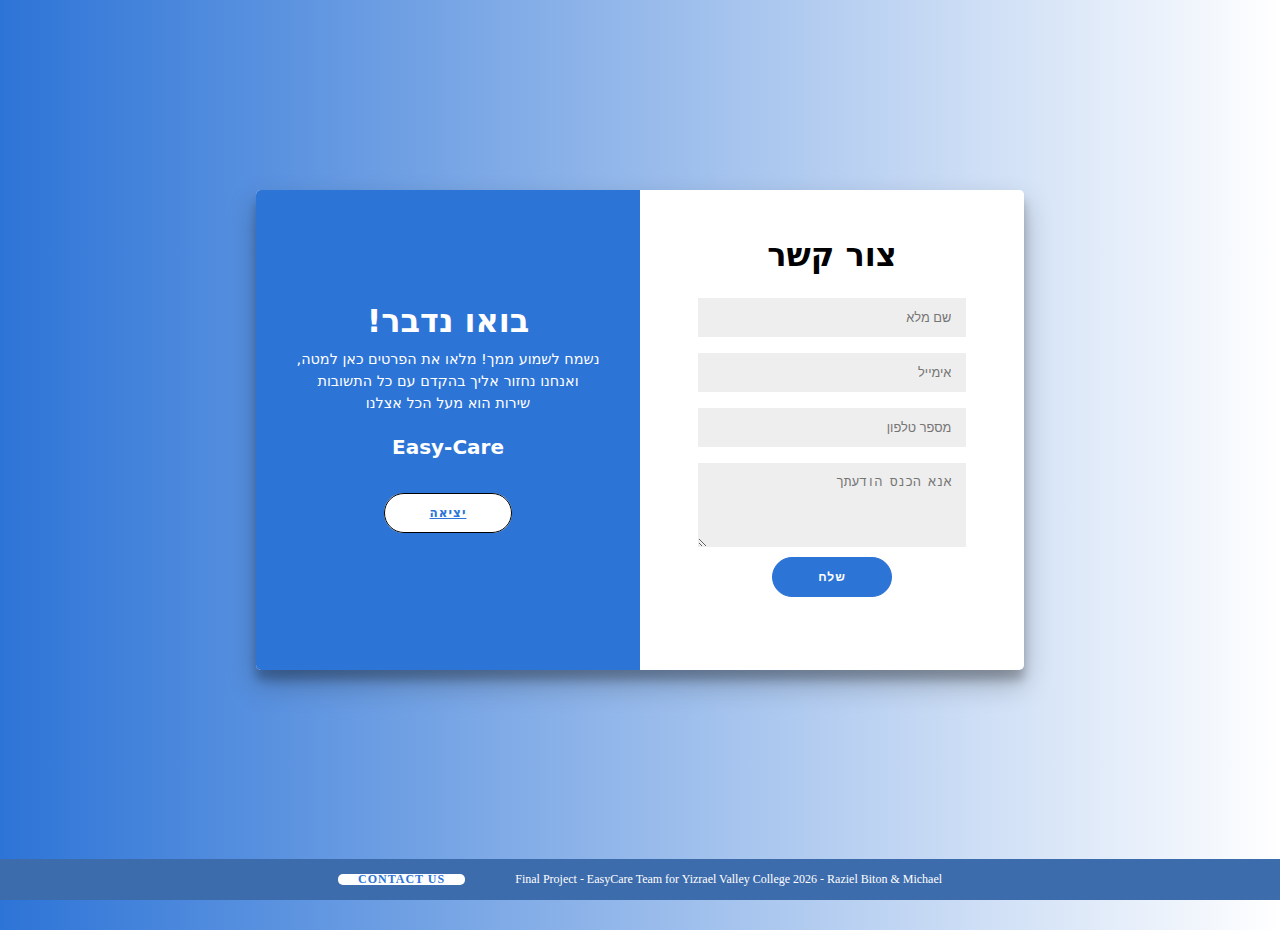
<file: contact.html>
<!DOCTYPE html>
<html lang="en">

<head>
  <meta charset="UTF-8">
  <meta name="viewport" content="width=device-width, initial-scale=1.0">
  <link rel="stylesheet" href="css/contact.css" />
  <link rel="stylesheet" href="css/global_footer.css" />

  <title>Contact</title>
</head>

<body>
  <div class="container">
    <div class="form-container">
      <div class="left-container">
        <div class="left-inner-container">
          <h2>!בואו נדבר</h2>
          <p>נשמח לשמוע ממך! מלאו את הפרטים כאן למטה, ואנחנו נחזור אליך בהקדם עם כל התשובות</p>
          <p>שירות הוא מעל הכל אצלנו</p>
          <br>
          <h1>Easy-Care</h1>
          <br>
          <br>
          <a class="btn_home" href="index.html">יציאה</a>
        </div>
      </div>
      <div class="right-container">
        <div class="right-inner-container">
          <form action="#">
            <h2 class="lg-view">צור קשר</h2>
            <h2 class="sm-view">צור קשר</h2>

            <input type="text" placeholder="שם מלא" />
            <input type="email" placeholder="אימייל" />
            <input type="phone" placeholder="מספר טלפון" />
            <textarea rows="4" placeholder="אנא הכנס הודעתך"></textarea>
            <button>שלח</button>
            <br class="sm-view">
            <br class="sm-view">
            <a class="sm-view" class="btn_home" href="index.html">חזור לדף הבית</a>
          </form>
        </div>
      </div>
    </div>
  </div>

  <footer class="global-footer"></footer>
  <script src="js/global_footer.js"></script>
</body>

</html>
</file>
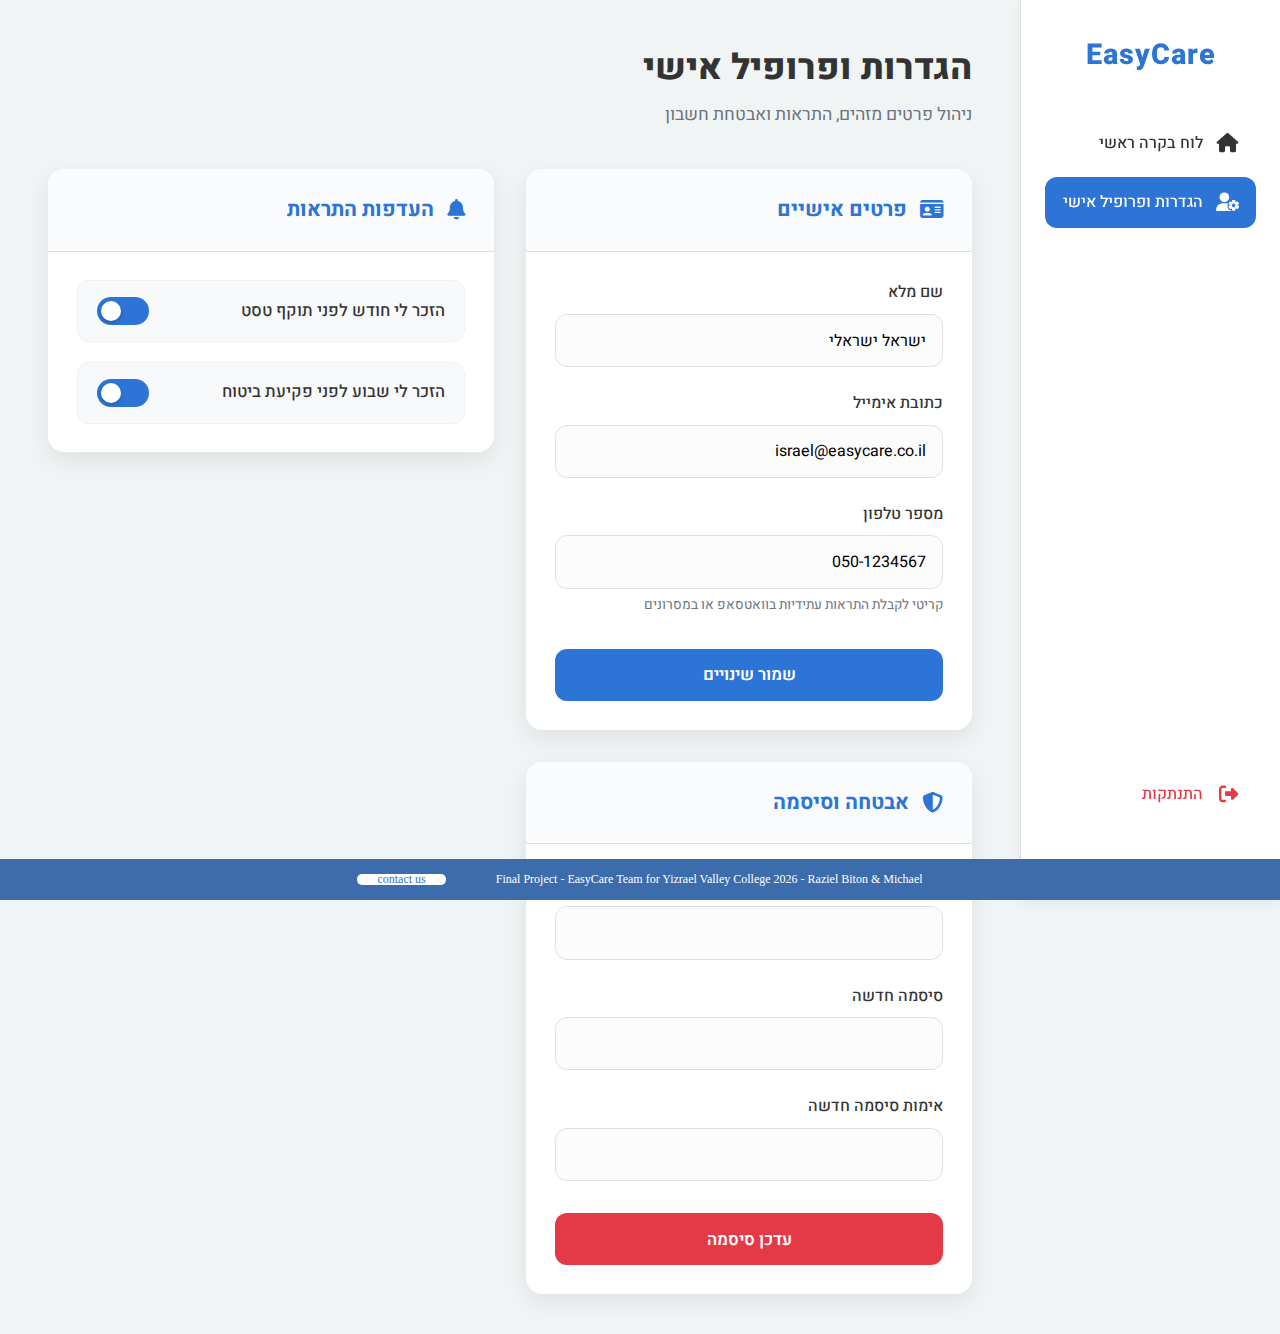
<file: profile.html>
<!DOCTYPE html>
<html lang="he" dir="rtl">

<head>
    <meta charset="UTF-8">
    <meta name="viewport" content="width=device-width, initial-scale=1.0">
    <title>הגדרות ופרופיל אישי - EasyCare</title>
    <link rel="stylesheet" href="https://cdnjs.cloudflare.com/ajax/libs/font-awesome/6.4.0/css/all.min.css">
    <link rel="stylesheet" href="css/global_footer.css?v=4">
    <link rel="stylesheet" href="css/profile.css">
</head>

<body>
    <div class="layout-container">
        <!-- Sidebar Navigation (Main Fleet Level) -->
        <aside class="sidebar">
            <div class="sidebar-header">
                <h2>EasyCare</h2>
            </div>
            <nav class="sidebar-nav">
                <a href="after_login.html" class="sidebar-item">
                    <i class="fas fa-home"></i> לוח בקרה ראשי
                </a>
                <a href="profile.html" class="sidebar-item active">
                    <i class="fas fa-user-cog"></i> הגדרות ופרופיל אישי
                </a>
                <a href="login.html" class="sidebar-item text-danger mt-auto"
                    onclick="localStorage.removeItem('userCars');">
                    <i class="fas fa-sign-out-alt"></i> התנתקות
                </a>
            </nav>
        </aside>

        <!-- Main Workspace -->
        <main class="main-content">
            <header class="page-header">
                <h1>הגדרות ופרופיל אישי</h1>
                <p>ניהול פרטים מזהים, התראות ואבטחת חשבון</p>
            </header>

            <div class="cards-grid">
                <!-- Personal Details Card -->
                <section class="card">
                    <div class="card-header">
                        <h2><i class="fas fa-id-card"></i> פרטים אישיים</h2>
                    </div>
                    <div class="card-body">
                        <form class="profile-form" onsubmit="event.preventDefault(); alert('הפרטים נשמרו בהצלחה!');">
                            <div class="form-group">
                                <label for="fullName">שם מלא</label>
                                <input type="text" id="fullName" value="ישראל ישראלי" required>
                            </div>
                            <div class="form-group">
                                <label for="email">כתובת אימייל</label>
                                <input type="email" id="email" value="israel@easycare.co.il" required>
                            </div>
                            <div class="form-group">
                                <label for="phone">מספר טלפון</label>
                                <input type="tel" id="phone" value="050-1234567" dir="ltr" style="text-align: right;"
                                    required>
                                <small class="help-text">קריטי לקבלת התראות עתידיות בוואטסאפ או במסרונים</small>
                            </div>
                            <button type="submit" class="btn btn-primary">שמור שינויים</button>
                        </form>
                    </div>
                </section>

                <!-- Notification Preferences Card -->
                <section class="card">
                    <div class="card-header">
                        <h2><i class="fas fa-bell"></i> העדפות התראות</h2>
                    </div>
                    <div class="card-body">
                        <div class="toggle-list">
                            <div class="toggle-item">
                                <div class="toggle-info">
                                    <span class="toggle-title">הזכר לי חודש לפני תוקף טסט</span>
                                </div>
                                <label class="css-toggle" aria-label="Toggle test reminder">
                                    <input type="checkbox" checked>
                                    <span class="toggle-slider"></span>
                                </label>
                            </div>
                            <div class="toggle-item">
                                <div class="toggle-info">
                                    <span class="toggle-title">הזכר לי שבוע לפני פקיעת ביטוח</span>
                                </div>
                                <label class="css-toggle" aria-label="Toggle insurance reminder">
                                    <input type="checkbox" checked>
                                    <span class="toggle-slider"></span>
                                </label>
                            </div>
                            <!-- Third toggle removed as requested -->
                        </div>
                    </div>
                </section>

                <!-- Security Card -->
                <section class="card">
                    <div class="card-header">
                        <h2><i class="fas fa-shield-alt"></i> אבטחה וסיסמה</h2>
                    </div>
                    <div class="card-body">
                        <form class="security-form" onsubmit="event.preventDefault(); alert('הסיסמה עודכנה בהצלחה!');">
                            <div class="form-group">
                                <label for="currentPassword">סיסמה נוכחית</label>
                                <input type="password" id="currentPassword" required>
                            </div>
                            <div class="form-group">
                                <label for="newPassword">סיסמה חדשה</label>
                                <input type="password" id="newPassword" required>
                            </div>
                            <div class="form-group">
                                <label for="confirmPassword">אימות סיסמה חדשה</label>
                                <input type="password" id="confirmPassword" required>
                            </div>
                            <button type="submit" class="btn btn-danger">עדכן סיסמה</button>
                        </form>
                    </div>
                </section>
            </div>
        </main>
    </div>

    <footer class="global-footer"></footer>

    <script src="js/global_footer.js"></script>
</body>

</html>
</file>
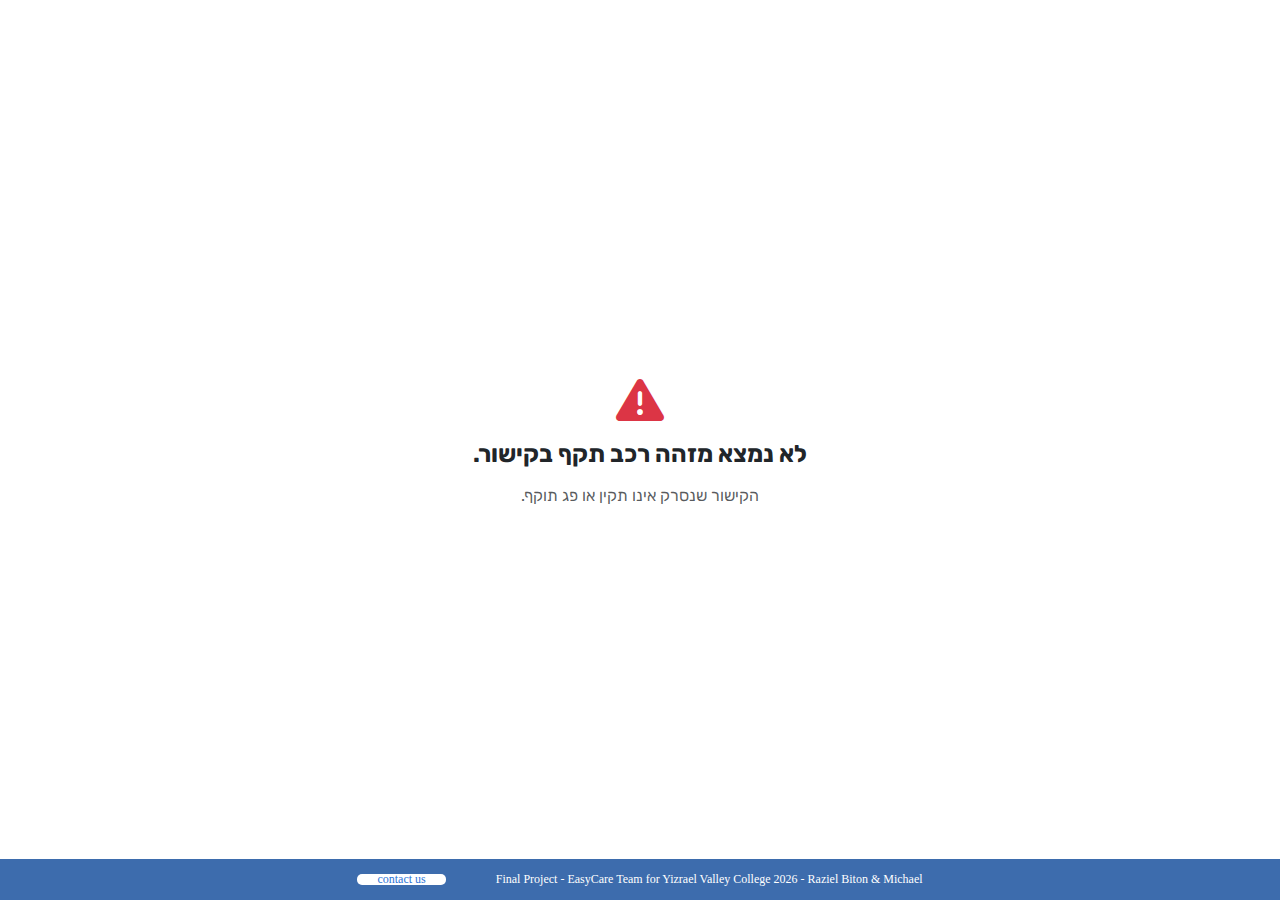
<file: public_report.html>
<!DOCTYPE html>
<html lang="he" dir="rtl">

<head>
    <meta charset="UTF-8">
    <meta name="viewport" content="width=device-width, initial-scale=1.0">
    <title>EasyCare - דוח רכב שקוף</title>
    <!-- Bootstrap CSS -->
    <link href="https://cdn.jsdelivr.net/npm/bootstrap@5.3.0/dist/css/bootstrap.min.css" rel="stylesheet">
    <!-- Font Awesome -->
    <link rel="stylesheet" href="https://cdnjs.cloudflare.com/ajax/libs/font-awesome/6.4.0/css/all.min.css">
    <!-- Google Fonts -->
    <link href="https://fonts.googleapis.com/css2?family=Rubik:wght@300;400;500;700&display=swap" rel="stylesheet">
    <link rel="stylesheet" href="css/global_footer.css">

    <style>
        body {
            font-family: 'Rubik', sans-serif;
            background-color: #f4f7f6;
            color: #2b2b2b;
        }

        .report-header {
            background: linear-gradient(135deg, #0d6efd 0%, #0a58ca 100%);
            color: white;
            padding: 4rem 1rem 3rem 1rem;
            text-align: center;
            position: relative;
            overflow: hidden;
            border-bottom-left-radius: 30px;
            border-bottom-right-radius: 30px;
            box-shadow: 0 10px 30px rgba(13, 110, 253, 0.15);
        }

        .report-header::after {
            content: '';
            position: absolute;
            top: -50px;
            right: -50px;
            width: 250px;
            height: 250px;
            background: rgba(255, 255, 255, 0.05);
            border-radius: 50%;
        }

        .car-logo-wrapper {
            width: 110px;
            height: 110px;
            background: white;
            border-radius: 50%;
            display: flex;
            align-items: center;
            justify-content: center;
            margin: 0 auto 1.5rem auto;
            box-shadow: 0 8px 16px rgba(0, 0, 0, 0.1);
            position: relative;
            z-index: 2;
            padding: 10px;
        }

        .car-logo-wrapper img {
            max-width: 100%;
            max-height: 100%;
            object-fit: contain;
        }

        .report-card {
            background: white;
            border-radius: 16px;
            padding: 2rem;
            margin-bottom: 1.5rem;
            box-shadow: 0 4px 6px rgba(0, 0, 0, 0.02), 0 1px 3px rgba(0, 0, 0, 0.05);
            border: 1px solid rgba(0, 0, 0, 0.05);
        }

        .section-title {
            color: #0d6efd;
            font-weight: 700;
            border-bottom: 2px solid #e9ecef;
            padding-bottom: 0.75rem;
            margin-bottom: 1.5rem;
            display: flex;
            align-items: center;
        }

        .section-title i {
            margin-left: 0.75rem;
            background: #e9ecef;
            color: #495057;
            width: 36px;
            height: 36px;
            display: flex;
            align-items: center;
            justify-content: center;
            border-radius: 8px;
        }

        .stat-badge {
            background: #f8f9fa;
            border: 1px solid #e9ecef;
            border-radius: 12px;
            padding: 1rem;
            text-align: center;
            height: 100%;
        }

        .stat-badge i {
            font-size: 1.5rem;
            color: #0d6efd;
            margin-bottom: 0.5rem;
        }

        .stat-value {
            font-size: 1.25rem;
            font-weight: 700;
            color: #212529;
            margin: 0;
        }

        .stat-label {
            font-size: 0.85rem;
            color: #6c757d;
            margin: 0;
            white-space: nowrap;
        }

        .timeline-item {
            position: relative;
            padding-right: 30px;
            margin-bottom: 1.5rem;
        }

        .timeline-item::before {
            content: '';
            position: absolute;
            right: 7px;
            top: 5px;
            bottom: -1.5rem;
            width: 2px;
            background-color: #dee2e6;
        }

        .timeline-item:last-child::before {
            display: none;
        }

        .timeline-dot {
            position: absolute;
            right: 0;
            top: 5px;
            width: 16px;
            height: 16px;
            border-radius: 50%;
            background-color: #0d6efd;
            border: 3px solid white;
            box-shadow: 0 0 0 2px #dee2e6;
            z-index: 1;
        }

        .verified-badge {
            display: inline-flex;
            align-items: center;
            background: #d1e7dd;
            color: #0f5132;
            padding: 0.25rem 0.75rem;
            border-radius: 50rem;
            font-size: 0.75rem;
            font-weight: bold;
        }

        .table-custom th {
            background-color: #f8f9fa;
            color: #495057;
            font-weight: 600;
            border-bottom: 2px solid #dee2e6;
        }

        .table-custom td {
            vertical-align: middle;
        }

        .report-footer {
            text-align: center;
            padding: 2rem;
            color: #adb5bd;
            font-size: 0.9rem;
            border-top: 1px solid #e9ecef;
            margin-top: 3rem;
            background: white;
        }
    </style>
</head>

<body>

    <div id="loading-screen"
        style="position: fixed; top:0; left:0; width:100%; height:100%; background:white; z-index:9999; display:flex; flex-direction:column; justify-content:center; align-items:center;">
        <i class="fas fa-spinner fa-spin fa-3x text-primary mb-3"></i>
        <h4 class="text-muted fw-bold">טוען נתוני רכב שקופים...</h4>
    </div>

    <!-- MAIN WRAPPER -->
    <div id="app-content" style="display: none;">

        <div class="report-header">
            <div class="container position-relative z-2">
                <div class="car-logo-wrapper" id="pr-logo">
                    <!-- Configured via JS -->
                </div>
                <h1 class="fw-bold mb-1" id="pr-title">טוען...</h1>
                <p class="fs-5 opacity-75 mb-3" id="pr-subtitle">מספר רישוי: טוען...</p>

                <div class="d-inline-block bg-white text-dark rounded-pill px-4 py-2 fw-bold shadow-sm">
                    <i class="fas fa-shield-alt text-success me-2"></i> דוח אמינות רשמי - EasyCare
                </div>
            </div>
        </div>

        <div class="container mt-neg-5" style="margin-top: -30px; position:relative; z-index: 5;">

            <!-- Key Stats Row -->
            <div class="row g-3 mb-4">
                <div class="col-6 col-md-3">
                    <div class="stat-badge shadow-sm">
                        <i class="fas fa-tachometer-alt"></i>
                        <p class="stat-value" id="pr-km">--</p>
                        <p class="stat-label">קילומטראז'</p>
                    </div>
                </div>
                <div class="col-6 col-md-3">
                    <div class="stat-badge shadow-sm">
                        <i class="fas fa-calendar-check text-success"></i>
                        <p class="stat-value" id="pr-test">--</p>
                        <p class="stat-label">טסט בתוקף</p>
                    </div>
                </div>
                <div class="col-6 col-md-3">
                    <div class="stat-badge shadow-sm">
                        <i class="fas fa-star text-warning"></i>
                        <p class="stat-value" id="pr-reliability">--%</p>
                        <p class="stat-label">ציון אמינות</p>
                    </div>
                </div>
                <div class="col-6 col-md-3">
                    <div class="stat-badge shadow-sm">
                        <i class="fas fa-wallet text-danger"></i>
                        <p class="stat-value" id="pr-expenses">₪0</p>
                        <p class="stat-label">השקעה ברכב (מתועד)</p>
                    </div>
                </div>
            </div>

            <!-- PUBLIC CAR PHOTO GALLERY -->
            <div id="publicGalleryContainer" class="d-none mb-4">
                <div class="report-card p-3 p-md-4">
                    <h5 class="section-title"><i class="fas fa-camera"></i> גלריית תמונות הרכב</h5>
                    <div id="publicGalleryGrid" class="row g-2 g-md-3">
                        <!-- Populated by public_report.js -->
                    </div>
                </div>
            </div>

            <!-- Technical Specs Section -->
            <div class="report-card">
                <h4 class="section-title"><i class="fas fa-cogs"></i> מפרט טכני</h4>
                <div class="row text-center g-3" id="pr-tech-specs">
                    <div class="col-6 col-md">
                        <small class="text-muted d-block mb-1">כוח סוס (כ"ס)</small>
                        <strong class="fs-6 d-block" id="pr-hp">--</strong>
                    </div>
                    <div class="col-6 col-md">
                        <small class="text-muted d-block mb-1">נפח מנוע (סמ"ק)</small>
                        <strong class="fs-6 d-block" id="pr-engine">--</strong>
                    </div>
                    <div class="col-6 col-md">
                        <small class="text-muted d-block mb-1">צמיגים קדמיים</small>
                        <strong class="fs-6 d-block" id="pr-tires-f">--</strong>
                    </div>
                    <div class="col-6 col-md">
                        <small class="text-muted d-block mb-1">צמיגים אחוריים</small>
                        <strong class="fs-6 d-block" id="pr-tires-r">--</strong>
                    </div>
                    <div class="col-6 col-md">
                        <small class="text-muted d-block mb-1">סוג מנוע / דלק</small>
                        <strong class="fs-6 d-block" id="pr-fuel-type">--</strong>
                    </div>
                </div>
            </div>

            <!-- Treatments Section -->
            <div class="report-card">
                <h4 class="section-title"><i class="fas fa-tools"></i> ציר זמן טיפולים ותחזוקה</h4>
                <div id="pr-treatments-timeline" class="mt-4">
                    <div class="text-center text-muted py-3">אין נתונים מתועדים</div>
                </div>
            </div>

            <!-- Insurance Section -->
            <div class="report-card">
                <h4 class="section-title"><i class="fas fa-file-contract"></i> מידע ביטוחי</h4>
                <div id="pr-insurance-data">
                    <div class="text-center text-muted py-3">אין מידע ביטוחי</div>
                </div>
            </div>

            <!-- Reports/Fines Section -->
            <div class="report-card">
                <h4 class="section-title"><i class="fas fa-file-invoice-dollar"></i> קנסות ודוחות</h4>
                <div id="pr-reports-data">
                    <div class="text-center text-muted py-3">הרכב ללא דוחות מתועדים. (נקי)</div>
                </div>
            </div>

            <!-- Fuel Logs Section -->
            <div class="report-card">
                <h4 class="section-title"><i class="fas fa-gas-pump"></i> היסטוריית תדלוקים (5 אחרונים)</h4>
                <div id="pr-fuel-data">
                    <div class="text-center text-muted py-3">אין נתונים מתועדים</div>
                </div>
            </div>

            <!-- Accidents Section -->
            <div class="report-card">
                <h4 class="section-title text-danger"><i class="fas fa-car-crash bg-danger text-white"></i> היסטוריית
                    תאונות מדווחות</h4>
                <div id="pr-accidents-data">
                    <div class="text-center text-muted py-3">הרכב ללא תאונות מדווחות. (נקי)</div>
                </div>
            </div>

        </div>

        <!-- Removed .report-footer to replace with .global-footer -->
    </div>

    <!-- Global Footer injected by JS -->
    <footer class="global-footer"></footer>

    <!-- Bootstrap JS Bundle -->
    <script src="https://cdn.jsdelivr.net/npm/bootstrap@5.3.0/dist/js/bootstrap.bundle.min.js"></script>
    <script src="js/public_report.js"></script>
    <script src="js/global_footer.js"></script>
</body>

</html>
</file>
<file: css/contact.css>
* {
  box-sizing: border-box;
  margin: 0;
}

body {
  background: linear-gradient(90deg, #2d74d7 0%, rgba(255, 255, 255, 0.83) 100%);
  display: flex;
  justify-content: center;
  align-items: center;
  flex-direction: column;
  font-family: 'Segoe UI', system-ui, -apple-system, sans-serif;
  font-size: 10px;
  height: 100vh;
  margin: -20px 0 50px;
}

.container {
  background-color: #ffffff;
  border-radius: 5px;
  box-shadow: 0 14px 28px rgba(0, 0, 0, 0.25),
    0 10px 10px rgba(0, 0, 0, 0.22);
  position: relative;
  overflow: hidden;
  width: 768px;
  max-width: 100%;
  min-height: 480px;
  min-width: 370px;
}

h2 {
  font-size: 2rem;
  margin-bottom: 1rem;
}

.form-container {
  display: flex;
}

.left-container {
  display: flex;
  flex: 1;
  height: 480px;
  background-color: #2d74d7;
  justify-content: center;
  align-items: center;
  color: #ffffff;
}

.right-container {
  display: flex;
  flex: 1;
  height: 460px;
  background-color: #ffffff;
  justify-content: center;
  align-items: center;
}

.left-container p {
  font-size: 0.9rem;
}

.right-inner-container {
  width: 70%;
  height: 80%;
  text-align: center;
}

.left-inner-container {
  height: 50%;
  width: 80%;
  text-align: center;
  line-height: 22px;
}

input,
textarea {
  direction: rtl;
  /* קובע את כיוון הכתיבה מימין לשמאל */
  background-color: #eee;
  border: none;
  padding: 12px 15px;
  margin: 8px 0;
  width: 100%;
  font-size: 0.8rem;
}

input:focus,
textarea:focus {
  outline: 1px solid #2d74d7;
}

button {
  border-radius: 20px;
  border: 1px solid #2d74d7;
  background-color: #2d74d7;
  color: #FFFFFF;
  font-size: 12px;
  font-weight: bold;
  padding: 12px 45px;
  letter-spacing: 1px;
  text-transform: uppercase;
  transition: transform 80ms ease-in;
  cursor: pointer;
}

.btn_home {
  border-radius: 20px;
  border: 1px solid #000000;
  background-color: #ffffff;
  color: #2d74d7;
  font-size: 12px;
  font-weight: bold;
  padding: 12px 45px;
  letter-spacing: 1px;
  text-transform: uppercase;
  transition: transform 80ms ease-in;
  cursor: pointer;
}

button:hover {
  opacity: 0.7;
}

form p {
  text-align: left;
}


/* Media Queries */

@media only screen and (max-width: 600px) {
  .left-container {
    display: none;
  }

  .lg-view {
    display: none;
  }
}

@media only screen and (min-width: 600px) {
  .sm-view {
    display: none;
  }
}
</file>
<file: css/global_footer.css>
.global-footer {
    font-family: Copperplate, Papyrus, fantasy !important;
    box-sizing: border-box !important;
    background-color: #3d6cad !important;
    color: #fff !important;
    font-size: 14px !important;
    line-height: 0.3 !important;
    padding: 15px 0 !important;
    width: 100% !important;
    min-height: 10px !important;

    display: flex !important;
    justify-content: center !important;
    align-items: center !important;
    text-align: center !important;
    direction: rtl !important;
    gap: 50px !important;

    position: fixed !important;
    bottom: 0 !important;
    left: 0 !important;
    right: 0 !important;
    z-index: 9999 !important;
    margin: 0 !important;
}

.global-footer .footer-text {
    font-family: Copperplate, Papyrus, fantasy !important;
    margin: 0 !important;
    padding: 0 !important;
    color: #fff !important;
    font-size: 12px !important;
    line-height: 0.9 !important;
}

.global-footer .footer-contact {
    background-color: #ffffff !important;
    color: #2d74d7 !important;
    border: none !important;
    border-radius: 5px !important;
    padding: 5px 20px !important;
    margin: 0 !important;
    cursor: pointer !important;
    font-size: 12px !important;
    font-family: Copperplate, Papyrus, fantasy !important;
    line-height: 0.1 !important;
}

.global-footer .footer-contact:hover {
    background-color: #e3e3e3 !important;
}

@media (max-width: 768px) {
    .global-footer {
        position: relative !important;
        margin-top: 50px !important;
        flex-direction: column !important;
        gap: 15px !important;
        padding: 20px 15px !important;
    }

    .global-footer p {
        font-size: 13px !important;
        line-height: 1.5 !important;
    }

    .global-footer .footer-contact {
        margin: 0 !important;
        font-size: 13px !important;
    }
}
</file>
<file: css/profile.css>
/* profile.css */
@import url('https://fonts.googleapis.com/css2?family=Heebo:wght@300;400;500;700;800&display=swap');

:root {
    --bg-color: #f0f4f4;
    --primary-color: #2d74d7;
    --primary-hover: #1f5bb5;
    --danger-color: #e63946;
    --danger-hover: #cc2a36;
    --text-main: #333333;
    --text-muted: #6c757d;
    --card-bg: #ffffff;
    --border-color: #e0e0e0;
    --sidebar-bg: #ffffff;
    --sidebar-hover: #f8f9fa;
    --shadow-soft: 0 4px 12px rgba(0, 0, 0, 0.05);
    --shadow-card: 0 8px 24px rgba(0, 0, 0, 0.08);
    --radius-md: 12px;
    --radius-lg: 16px;
    --transition-speed: 0.3s;
}

* {
    box-sizing: border-box;
    margin: 0;
    padding: 0;
    font-family: 'Heebo', sans-serif;
}

body {
    background-color: var(--bg-color);
    color: var(--text-main);
    line-height: 1.6;
}

/* Layout */
.layout-container {
    display: flex;
    min-height: 100vh;
}

/* Sidebar */
.sidebar {
    width: 260px;
    background-color: var(--sidebar-bg);
    border-inline-end: 1px solid var(--border-color);
    display: flex;
    flex-direction: column;
    padding: 2rem 1.5rem 80px 1.5rem;
    /* Added bottom padding for footer clearance */
    box-shadow: var(--shadow-soft);
    position: sticky;
    top: 0;
    height: 100vh;
}

.sidebar-header {
    margin-block-end: 2.5rem;
    text-align: center;
}

.sidebar-header h2 {
    color: var(--primary-color);
    font-weight: 800;
    font-size: 1.8rem;
    letter-spacing: 1px;
}

.sidebar-nav {
    display: flex;
    flex-direction: column;
    gap: 0.5rem;
    flex-grow: 1;
}

.sidebar-item {
    display: flex;
    align-items: center;
    gap: 0.8rem;
    padding-block: 0.8rem;
    padding-inline: 1rem;
    text-decoration: none;
    color: var(--text-main);
    font-weight: 500;
    border-radius: var(--radius-md);
    transition: background-color var(--transition-speed), color var(--transition-speed);
}

.sidebar-item i {
    font-size: 1.2rem;
    width: 24px;
    text-align: center;
}

.sidebar-item:hover {
    background-color: var(--sidebar-hover);
}

.sidebar-item.active {
    background-color: var(--primary-color);
    color: #ffffff;
}

.sidebar-item.text-danger {
    color: var(--danger-color);
    margin-block-start: auto;
}

.sidebar-item.text-danger:hover {
    background-color: #fff0f1;
}

/* Main Content */
.main-content {
    flex-grow: 1;
    padding-block: 2.5rem;
    padding-inline: 3rem;
    max-width: 1200px;
    margin-inline: auto;
    /* center content inside main area */
}

.page-header {
    margin-block-end: 2.5rem;
}

.page-header h1 {
    font-size: 2.2rem;
    font-weight: 800;
    color: var(--text-main);
}

.page-header p {
    color: var(--text-muted);
    font-size: 1.1rem;
    margin-block-start: 0.3rem;
}

/* Grid System */
.cards-grid {
    display: grid;
    grid-template-columns: repeat(auto-fit, minmax(360px, 1fr));
    gap: 2rem;
    align-items: start;
}

/* Cards */
.card {
    background-color: var(--card-bg);
    border-radius: var(--radius-lg);
    box-shadow: var(--shadow-card);
    overflow: hidden;
    transition: transform var(--transition-speed), box-shadow var(--transition-speed);
    display: flex;
    flex-direction: column;
}

.card:hover {
    transform: translateY(-4px);
    box-shadow: 0 12px 32px rgba(0, 0, 0, 0.12);
}

.card-header {
    padding-block: 1.5rem;
    padding-inline: 1.8rem;
    border-block-end: 1px solid var(--border-color);
    background-color: #fafbfc;
}

.card-header h2 {
    font-size: 1.3rem;
    font-weight: 700;
    color: var(--primary-color);
    display: flex;
    align-items: center;
    gap: 0.8rem;
}

.card-body {
    padding-block: 1.8rem;
    padding-inline: 1.8rem;
    flex-grow: 1;
}

/* Forms */
.form-group {
    margin-block-end: 1.5rem;
}

.form-group label {
    display: block;
    font-weight: 500;
    margin-block-end: 0.5rem;
    color: var(--text-main);
}

.form-group input {
    width: 100%;
    padding-block: 0.85rem;
    padding-inline: 1rem;
    border: 1px solid var(--border-color);
    border-radius: var(--radius-md);
    font-size: 1rem;
    transition: border-color var(--transition-speed), box-shadow var(--transition-speed);
    outline: none;
    background-color: #fcfcfc;
}

.form-group input:focus {
    border-color: var(--primary-color);
    box-shadow: 0 0 0 3px rgba(45, 116, 215, 0.15);
    background-color: #ffffff;
}

.help-text {
    display: block;
    font-size: 0.85rem;
    color: var(--text-muted);
    margin-block-start: 0.4rem;
}

/* Buttons */
.btn {
    display: inline-block;
    padding-block: 0.85rem;
    padding-inline: 1.5rem;
    font-size: 1.05rem;
    font-weight: 600;
    border: none;
    border-radius: var(--radius-md);
    cursor: pointer;
    text-align: center;
    transition: background-color var(--transition-speed), transform 0.1s;
    width: 100%;
    margin-block-start: 0.5rem;
}

.btn:active {
    transform: scale(0.98);
}

.btn-primary {
    background-color: var(--primary-color);
    color: #ffffff;
}

.btn-primary:hover {
    background-color: var(--primary-hover);
}

.btn-danger {
    background-color: var(--danger-color);
    color: #ffffff;
}

.btn-danger:hover {
    background-color: var(--danger-hover);
}

/* Toggles (Notification Preferences) */
.toggle-list {
    display: flex;
    flex-direction: column;
    gap: 1.2rem;
}

.toggle-item {
    display: flex;
    align-items: center;
    justify-content: space-between;
    padding-block: 1rem;
    padding-inline: 1.2rem;
    background-color: #f8f9fa;
    border-radius: var(--radius-md);
    border: 1px solid #f0f0f0;
    transition: background-color var(--transition-speed);
}

.toggle-item:hover {
    background-color: #f1f3f5;
}

.toggle-info {
    flex-grow: 1;
    padding-inline-end: 1rem;
}

.toggle-title {
    font-weight: 500;
    font-size: 1.05rem;
    color: var(--text-main);
}

/* Custom RTL Logical CSS Toggle */
.css-toggle {
    position: relative;
    display: inline-block;
    width: 52px;
    height: 28px;
    flex-shrink: 0;
}

.css-toggle input {
    opacity: 0;
    width: 0;
    height: 0;
}

.toggle-slider {
    position: absolute;
    cursor: pointer;
    inset: 0;
    background-color: #ced4da;
    transition: 0.3s ease-in-out;
    border-radius: 34px;
}

.toggle-slider:before {
    position: absolute;
    content: "";
    height: 20px;
    width: 20px;
    inset-inline-start: 4px;
    /* docks to the logical right (start of RTL) */
    bottom: 4px;
    background-color: white;
    transition: 0.3s cubic-bezier(0.25, 0.8, 0.25, 1);
    border-radius: 50%;
    box-shadow: 0 2px 4px rgba(0, 0, 0, 0.2);
}

.css-toggle input:checked+.toggle-slider {
    background-color: var(--primary-color);
}

.css-toggle input:checked+.toggle-slider:before {
    /* Push it away from the start by 24px (52 - 4 - 20 - 4 = 24px) */
    inset-inline-start: 28px;
}

/* Responsive */
@media (max-width: 768px) {
    .layout-container {
        flex-direction: column;
    }

    .sidebar {
        width: 100%;
        height: auto;
        position: static;
        padding-block: 1.5rem;
        padding-inline: 1.5rem;
        border-inline-end: none;
        border-block-end: 1px solid var(--border-color);
    }

    .sidebar-header {
        margin-block-end: 1.5rem;
    }

    .main-content {
        padding-inline: 1.5rem;
        padding-block: 2rem;
    }

    .cards-grid {
        grid-template-columns: 1fr;
    }
}
</file>
